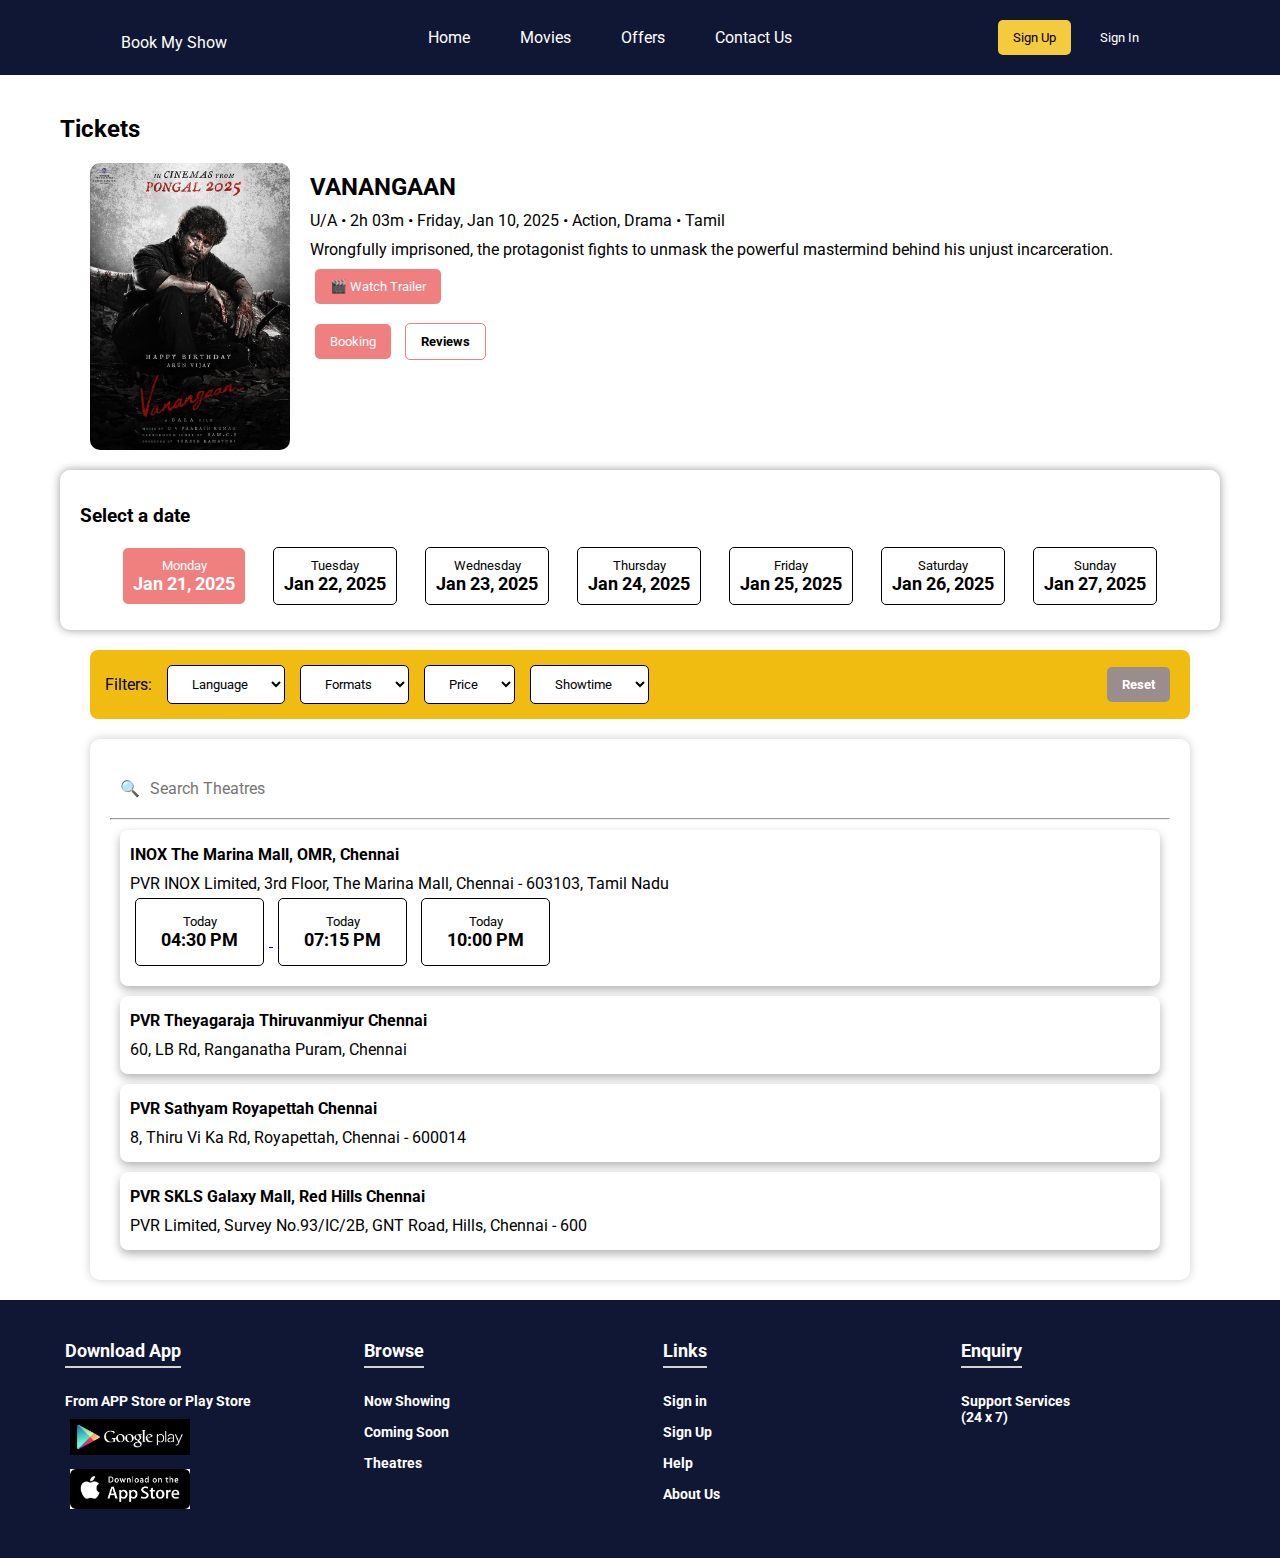
<file: index.html>
<!DOCTYPE html>
<html lang="en">
  <head>
    <meta charset="UTF-8" />
    <meta name="viewport" content="width=device-width, initial-scale=1.0" />
    <link
      href="https://fonts.googleapis.com/css?family=Roboto:100,200,300,regular,500,600,700,800,900,100italic,200italic,300italic,italic,500italic,600italic,700italic,800italic,900italic"
      rel="stylesheet"
    />
    <link rel="stylesheet" href="movieTicketBooking.css" />
    <title>Movie Ticket Booking</title>
  </head>
  <body>
    <header id="header">
      <p>Book My Show</p>
      <li>
        <a href="#">Home</a>
        <a href="#">Movies</a>
        <a href="#">Offers</a>
        <a href="#">Contact Us</a>
      </li>
      <div>
        <button class="signup">Sign Up</button>
        <button class="signin">Sign In</button>
      </div>
    </header>

    <main>
      <div class="ticket">
        <h2>Tickets</h2>
      </div>
      <section class="movie-details">
        <img src="images/vanangan.jpg" alt="Vanangaan Movie Poster" />
        <div class="movie-info">
          <h2>VANANGAAN</h2>
          <p>U/A • 2h 03m • Friday, Jan 10, 2025 • Action, Drama • Tamil</p>
          <p>
            Wrongfully imprisoned, the protagonist fights to unmask the powerful
            mastermind behind his unjust incarceration.
          </p>
          <div>
            <button class="watch-trailer">🎬 Watch Trailer</button> 
          </div>
          <button class="booking">Booking</button>
          <button class="reviews">Reviews</button>
        </div>
      </section>

      <div class="container">
        <section class="date-selection">
          <div class="dates">
            <div class="selectdate">
              <h3>Select a date</h3>
            </div>
            <button class="selected">Monday<br /><span>Jan 21, 2025</span></button>
            <button>Tuesday<br /><span>Jan 22, 2025</span></button>
            <button>Wednesday<br /><span>Jan 23, 2025</span></button>
            <button>Thursday<br /><span>Jan 24, 2025</span></button>
            <button>Friday<br /><span>Jan 25, 2025</span></button>
            <button>Saturday<br /><span>Jan 26, 2025</span></button>
            <button>Sunday<br /><span>Jan 27, 2025</span></button>
          </div>
        </section>

        <section class="filters">
          <div class="filter-options">
            <label for="language">Filters:</label>
            <select id="language">
              <option>Language</option>
              <option>Tamil</option>
              <option>English</option>
            </select>
            <select>
              <option>Formats</option>
              <option>3D</option>
              <option>2D</option>
            </select>
            <select>
              <option>Price</option>
              <option>₹150</option>
              <option>₹220</option>

            </select>
            <select>
              <option>Showtime</option>
              <option>10:00 AM</option>
              <option>02:00 PM</option>
              <option>06:00 PM</option>
              <option>10:00 PM</option>
            </select>
          </div>
          <button class="reset">Reset</button>
        </section>

        <section class="theatres">
          <div class="search-bar">
            <input type="text" placeholder="Search Theatres" />
          </div>
          <hr />
          <div class="theatre-list">
            <div class="theatre">
              <h4>INOX The Marina Mall, OMR, Chennai</h4>
              <p>
                PVR INOX Limited, 3rd Floor, The Marina Mall, Chennai - 603103,
                Tamil Nadu
              </p>
              <div class="showtimes">
                <a href="Seatbooking.html">
                  <button>Today<br /><span>04:30 PM</span></button>
                </a>                
                <button>Today<br /><span>07:15 PM</span></button>
                <button>Today<br /><span>10:00 PM</span></button>
              </div>
            </div>
            <div class="theatre">
              <h4>PVR Theyagaraja Thiruvanmiyur Chennai</h4>
              <p>60, LB Rd, Ranganatha Puram, Chennai</p>
            </div>
            <div class="theatre">
              <h4>PVR Sathyam Royapettah Chennai</h4>
              <p>8, Thiru Vi Ka Rd, Royapettah, Chennai - 600014</p>
            </div>
            <div class="theatre">
              <h4>PVR SKLS Galaxy Mall, Red Hills Chennai</h4>
              <p>
                PVR Limited, Survey No.93/IC/2B, GNT Road, Hills, Chennai - 600
              </p>
            </div>
          </div>
        </section>
      </div>
    </main>

    <footer>
      <div class="footer-content">
        <div class="download-app">
          <h4>Download App</h4>
          <p>From APP Store or Play Store</p>
          <img src="images/playstore.jpeg" alt="Google Play" /><br />
          <img src="images/appstore.png" alt="App Store" />
        </div>
        <div class="browse">
          <h4>Browse</h4>
          <p>Now Showing</p>
          <p>Coming Soon</p>
          <p>Theatres</p>
        </div>
        <div class="links">
          <h4>Links</h4>
          <p>Sign in</p>
          <p>Sign Up</p>
          <p>Help</p>
          <p>About Us</p>
        </div>
        <div class="enquiry">
          <h4>Enquiry</h4>
          <p>Support Services <br />(24 x 7)</p>
        </div>
      </div>
    </footer>
  </body>
</html>
</file>
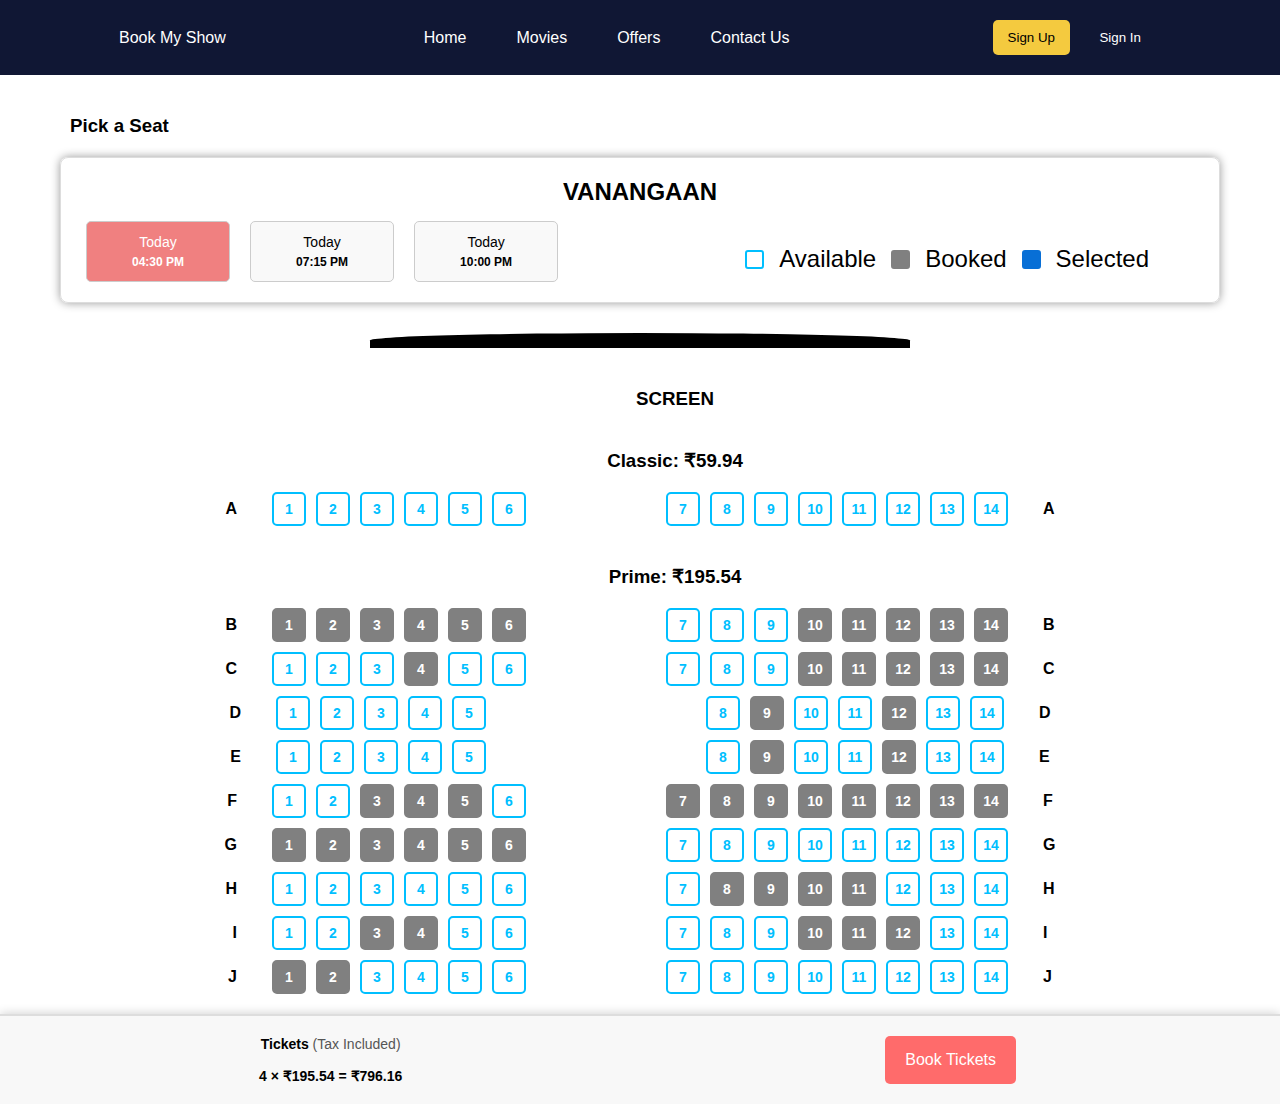
<file: Seatbooking.html>
<!DOCTYPE html>
<html lang="en">
<head>
    <meta charset="UTF-8">
    <meta name="viewport" content="width=device-width, initial-scale=1.0">
    <title>Seat Booking</title>
    <link rel="stylesheet" href="Seatbooking.css">
</head>
<body>
    <header id="header">
        <p>Book My Show</p>
        <li>
          <a href="#">Home</a>
          <a href="#">Movies</a>
          <a href="#">Offers</a>
          <a href="#">Contact Us</a>
        </li>
        <div>
          <button class="signup">Sign Up</button>
          <button class="signin">Sign In</button>
        </div>
    </header>

    <main>
        <h3>Pick a Seat</h3>
        <section class="seat-timing">
            <div>
                <h2>VANANGAAN</h2>
                <div class="timing-section">
                    <!-- Left Side: Timing Buttons -->
                    <div class="timing-buttons">
                        <button class="selected">Today<br /><span>04:30 PM</span></button>
                        <button>Today<br /><span>07:15 PM</span></button>
                        <button>Today<br /><span>10:00 PM</span></button>
                    </div>
                    
                    <!-- Right Side: Seat Status -->
                    <div class="booking-slot">
                        <span class="seat-box available"></span> Available
                        <span class="seat-box booked"></span> Booked
                        <span class="seat-box selected"></span> Selected
                    </div>
                </div>
            </div>
        </section>
        
        <section class="screen">
            <h3>SCREEN</h3>
            <!-- Classic Section -->
            <div class="seat-container">
                <h3>Classic: ₹59.94</h3>
                <div class="seat-row classic">
                    <span class="row-label">A</span> 
                    <div class="left-seats">
                        <span class="seat available">1</span>
                        <span class="seat available">2</span>
                        <span class="seat available">3</span>
                        <span class="seat available">4</span>
                        <span class="seat available">5</span>
                        <span class="seat available">6</span>
                    </div>
                    <div class="seat-gap"></div>
                    <div class="right-seats">
                        <span class="seat available">7</span>
                        <span class="seat available">8</span>
                        <span class="seat available">9</span>
                        <span class="seat available">10</span>
                        <span class="seat available">11</span>
                        <span class="seat available">12</span>
                        <span class="seat available">13</span>
                        <span class="seat available">14</span>
                    </div>
                    <span class="row-label">A</span> 
                </div>
            </div>

            <!-- Prime Section -->
            <div class="seat-container">
                <h3>Prime: ₹195.54</h3>
                <div class="seat-row prime">
                    <span class="row-label">B</span> 
                    <div class="left-seats">
                        <span class="seat booked">1</span>
                        <span class="seat booked">2</span>
                        <span class="seat booked">3</span>
                        <span class="seat booked">4</span>
                        <span class="seat booked">5</span>
                        <span class="seat booked">6</span>
                    </div>
                    <div class="seat-gap"></div>
                    <div class="right-seats">
                        <span class="seat available">7</span>
                        <span class="seat available">8</span>
                        <span class="seat available">9</span>
                        <span class="seat booked">10</span>
                        <span class="seat booked">11</span>
                        <span class="seat booked">12</span>
                        <span class="seat booked">13</span>
                        <span class="seat booked">14</span>
                    </div>
                    <span class="row-label">B</span> 
                </div>

                <div class="seat-row prime">
                    <span class="row-label">C</span> 
                    <div class="left-seats">
                        <span class="seat available">1</span>
                        <span class="seat available">2</span>
                        <span class="seat available">3</span>
                        <span class="seat booked">4</span>
                        <span class="seat available">5</span>
                        <span class="seat available">6</span>
                    </div>
                    <div class="seat-gap"></div>
                    <div class="right-seats">
                        <span class="seat available">7</span>
                        <span class="seat available">8</span>
                        <span class="seat available">9</span>
                        <span class="seat booked">10</span>
                        <span class="seat booked">11</span>
                        <span class="seat booked">12</span>
                        <span class="seat booked">13</span>
                        <span class="seat booked">14</span>
                    </div>
                    <span class="row-label">C</span> 
                </div>

                <div class="seat-row prime">
                    <span class="row-label">D</span> 
                    <div class="left-seats">
                        <span class="seat available">1</span>
                        <span class="seat available">2</span>
                        <span class="seat available">3</span>
                        <span class="seat available">4</span>
                        <span class="seat available">5</span>
                        <span class="seat hidden">6</span>
                    </div>
                    <div class="seat-gap"></div>
                    <div class="right-seats">
                        <span class="seat hidden">7</span>
                        <span class="seat available">8</span>
                        <span class="seat booked">9</span>
                        <span class="seat available">10</span>
                        <span class="seat available">11</span>
                        <span class="seat booked">12</span>
                        <span class="seat available">13</span>
                        <span class="seat available">14</span>
                    </div>
                    <span class="row-label">D</span> 
                </div>

                <div class="seat-row prime">
                    <span class="row-label">E</span> 
                    <div class="left-seats">
                        <span class="seat available">1</span>
                        <span class="seat available">2</span>
                        <span class="seat available">3</span>
                        <span class="seat available">4</span>
                        <span class="seat available">5</span>
                        <span class="seat hidden">6</span>
                    </div>
                    <div class="seat-gap"></div>
                    <div class="right-seats">
                        <span class="seat hidden">7</span>
                        <span class="seat available">8</span>
                        <span class="seat booked">9</span>
                        <span class="seat available">10</span>
                        <span class="seat available">11</span>
                        <span class="seat booked">12</span>
                        <span class="seat available">13</span>
                        <span class="seat available">14</span>
                    </div>
                    <span class="row-label">E</span> 
                </div>

                <div class="seat-row prime">
                    <span class="row-label">F</span> 
                    <div class="left-seats">
                        <span class="seat available">1</span>
                        <span class="seat available">2</span>
                        <span class="seat booked">3</span>
                        <span class="seat booked">4</span>
                        <span class="seat booked">5</span>
                        <span class="seat available">6</span>
                    </div>
                    <div class="seat-gap"></div>
                    <div class="right-seats">
                        <span class="seat booked">7</span>
                        <span class="seat booked">8</span>
                        <span class="seat booked">9</span>
                        <span class="seat booked">10</span>
                        <span class="seat booked">11</span>
                        <span class="seat booked">12</span>
                        <span class="seat booked">13</span>
                        <span class="seat booked">14</span>
                    </div>
                    <span class="row-label">F</span> 
                </div>

                <div class="seat-row prime">
                    <span class="row-label">G</span> 
                    <div class="left-seats">
                        <span class="seat booked">1</span>
                        <span class="seat booked">2</span>
                        <span class="seat booked">3</span>
                        <span class="seat booked">4</span>
                        <span class="seat booked">5</span>
                        <span class="seat booked">6</span>
                    </div>
                    <div class="seat-gap"></div>
                    <div class="right-seats">
                        <span class="seat available">7</span>
                        <span class="seat available">8</span>
                        <span class="seat available">9</span>
                        <span class="seat available">10</span>
                        <span class="seat available">11</span>
                        <span class="seat available">12</span>
                        <span class="seat available">13</span>
                        <span class="seat available">14</span>
                    </div>
                    <span class="row-label">G</span> 
                </div>

                <div class="seat-row prime">
                    <span class="row-label">H</span> 
                    <div class="left-seats">
                        <span class="seat available">1</span>
                        <span class="seat available">2</span>
                        <span class="seat available">3</span>
                        <span class="seat available">4</span>
                        <span class="seat available">5</span>
                        <span class="seat available">6</span>
                    </div>
                    <div class="seat-gap"></div>
                    <div class="right-seats">
                        <span class="seat available">7</span>
                        <span class="seat booked">8</span>
                        <span class="seat booked">9</span>
                        <span class="seat booked">10</span>
                        <span class="seat booked">11</span>
                        <span class="seat available">12</span>
                        <span class="seat available">13</span>
                        <span class="seat available">14</span>
                    </div>
                    <span class="row-label">H</span> 
                </div>

                <div class="seat-row prime">
                    <span class="row-label">I</span> 
                    <div class="left-seats">
                        <span class="seat available">1</span>
                        <span class="seat available">2</span>
                        <span class="seat booked">3</span>
                        <span class="seat booked">4</span>
                        <span class="seat available">5</span>
                        <span class="seat available">6</span>
                    </div>
                    <div class="seat-gap"></div>
                    <div class="right-seats">
                        <span class="seat available">7</span>
                        <span class="seat available">8</span>
                        <span class="seat available">9</span>
                        <span class="seat booked">10</span>
                        <span class="seat booked">11</span>
                        <span class="seat booked">12</span>
                        <span class="seat available">13</span>
                        <span class="seat available">14</span>
                    </div>
                    <span class="row-label">I</span> 
                </div>

                <div class="seat-row prime">
                    <span class="row-label">J</span> 
                    <div class="left-seats">
                        <span class="seat booked">1</span>
                        <span class="seat booked">2</span>
                        <span class="seat available">3</span>
                        <span class="seat available">4</span>
                        <span class="seat available">5</span>
                        <span class="seat available">6</span>
                    </div>
                    <div class="seat-gap"></div>
                    <div class="right-seats">
                        <span class="seat available">7</span>
                        <span class="seat available">8</span>
                        <span class="seat available">9</span>
                        <span class="seat available">10</span>
                        <span class="seat available">11</span>
                        <span class="seat available">12</span>
                        <span class="seat available">13</span>
                        <span class="seat available">14</span>
                    </div>
                    <span class="row-label">J</span> 
                </div>
            </div>
        </section>
    </main>

    <footer>
        <p><span>Tickets</span> (Tax Included) <br><br> <span>4 × ₹195.54 = ₹796.16</span></p>
        <button> Book Tickets</button>
    </footer>
    
</body>
</html>
</file>
<file: movieTicketBooking.css>
*{
    margin: 0;
    padding: 0;
    box-sizing: border-box;
    max-width: 100%;
    font-family: 'roboto', Arial, sans-serif;
}
body {
    margin: 0;
    padding: 0;
    overflow-x: hidden;
    width: 100%;
}
#header {
    display: flex;
    justify-content: space-around;
    align-items: center;
    background-color:#101734;;
    padding: 20px;
    color: white;
    
}

li{
    list-style: none;
    display: flex;
    justify-content: center;
    align-items: center;
    gap: 50px;
}
 li a {
    text-decoration: none;
    color: white;
}

 button {
    background: transparent;
    border: none;
    border-radius: 5px;
    color: white;
    padding: 10px 15px;
    margin: 0 5px;
    cursor: pointer;
}
.signup{
    background-color: rgb(244, 202, 63);
    color: black;
}
.ticket{
    padding-top: 40px;
    margin: 0 60px;
}
.movie-details {
    display: flex;
    padding: 20px;
    background: white;
    border-radius: 10px;
}

.movie-details h2, p{
    padding-top: 10px;
}
.movie-details img {
    width: 200px;
    border-radius: 10px;
    margin-left: 30px;
}
.movie-info {
    margin-left: 20px;
}
.movie-info .watch-trailer, .booking {
    background: lightcoral;
    border: none;
    color: white;
    padding: 10px 15px;
    margin: 10px 5px;
    cursor: pointer;
}
.movie-info .reviews{
      border: 1px solid lightcoral;
      color: black;
      font-weight: bold;
}

.container {
    display: flex;
    flex-direction: column;
    gap: 20px;
}

.date-selection {
    text-align: center;
    background: white;
    padding: 20px;
    margin: 0px 60px;
    border-radius: 10px;
    box-shadow: 0px 0px 10px rgba(0,0,0,0.4);
}
.dates .selectdate{
    text-align: left;
    padding: 15px 0;
}
.dates button {
    background: white;
    border: 1px solid black;
    color: black;
    padding: 10px;
    margin: 5px 12px;
    cursor: pointer;
}
.dates button span{
    font-size: 18px;
    font-weight: bold;
}
.dates .selected {
    background: lightcoral;
    color: white;
    border: none;
}
.filters {
    display: flex;
    align-items: center;
    justify-content: space-between; 
    padding: 15px;
    background: rgb(240, 188, 18);
    border-radius: 8px;
    width: 88%;
    margin: 100px;
}

.filter-options {
    display: flex;
    justify-content: center;
    align-items: center;
    gap: 15px; 
}

.filters select {
    padding: 10px 20px;
    text-align: left;
    border: 1px solid black;
    border-radius: 5px;
    background: white;
    cursor: pointer;
}

.reset {
    background: rgb(155, 141, 141);
    color: white;
    font-weight: bold;
    border: none;
    padding: 10px 15px;
    border-radius: 5px;
    cursor: pointer;
}

.theatres {
    background: white;
    padding: 20px;
    margin: 20px;
    border-radius: 10px;
    width: 88%;
    box-shadow: 0px 0px 10px rgba(0, 0, 0, 0.2);
}

.theatres .search-bar {
    padding: 10px;
    display: flex;
    justify-content: center;
    align-items: center;
    text-decoration: none;
}

.theatres .search-bar::before{
    content: "🔍";
}

.theatres .search-bar input {
    all: unset; 
    width: 100%; 
    padding: 10px; 
    border-radius: 5px; 
    background: white; 
}

.theatre-list {
    display: flex;
    flex-direction: column;
    gap: 10px; 
    padding: 10px 10px;
}

.theatre-list .theatre {
    background: white;
    padding: 15px 10px;
    border-radius: 8px; 
    box-shadow: 0px 4px 10px rgba(0, 0, 0, 0.3); 
    transition: transform 0.3s ease-in-out, box-shadow 0.3s ease-in-out;
}

/* .theatre-list .theatre:hover {
    transform: scale(1.02);
    box-shadow: 0px 6px 12px rgba(0, 0, 0, 0.2);
} */

.showtimes button {
    color: black;
    border: 1px solid black;
    padding: 15px 25px;
    margin: 5px;
    cursor: pointer;
    border-radius: 5px; 
    transition: background 0.2s ease-in-out;
}

.showtimes button span{
    font-size: 18px;
    font-weight: bold;
}

.showtimes button:hover {
    background: lightcoral;
}

footer {
    background: #101734;
    color: white;
    padding: 20px;
    margin-top: 20px;
}

.footer-content {
    display: flex;
    justify-content: space-evenly;
    align-items: start;
    flex-wrap: wrap; 
    gap: 20px;
    padding: 20px;
    margin-left: 25px;
}

.footer-content div {
    flex: 1;
    min-width: 200px; 
}

.footer-content h4 {
    font-size: 18px;
    margin-bottom: 10px;
    border-bottom: 2px solid lightgray;
    display: inline-block;
    padding-bottom: 5px;
}

.footer-content p {
    font-size: 14px;
    font-weight: bold;
    margin: 5px 0;
}

.download-app img {
    width: 120px;
    margin: 5px;
    cursor: pointer;
}

@media (max-width: 768px) {
    #header {
        flex-direction: column;
        text-align: center;
        padding: 15px;
    }
    li {
        flex-direction: column;
        gap: 15px;
    }
    .ticket {
        margin: 0 20px;
        padding-top: 20px;
    }
    .movie-details {
        flex-direction: column;
        align-items: center;
        text-align: center;
    }
    .movie-info {
        margin-left: 0;
    }
    .filters {
        flex-direction: column;
        margin-left: 20px;
        margin-right: 20px;
        align-items: center;
        text-align: center;
        width: 95%;
    }
    .filter-options {
        flex-direction: column;
        align-items: stretch;
        gap: 10px;
    }
    .filters .reset{
        margin-left: 10px;
        margin-top: 10px;
    }
    .date-selection {
        margin: 0px 20px;
        padding: 15px;
    }
    .dates button {
        padding: 8px;
        margin: 5px;
    }
    .theatres {
        width: 95%;
        margin: 10px auto;
        padding: 15px;
    }
    .theatre-list {
        padding: 5px;
    }
    .showtimes button {
        padding: 10px 20px;
    }
    .footer-content {
        flex-direction: column;
        align-items: center;
        text-align: center;
    }
}


@media (max-width: 1024px) {
    #header {
        justify-content: space-between;
        padding: 15px;
    }
    li {
        gap: 30px;
    }
    .movie-details {
        padding: 15px;
        margin: 1px 30px;
    }
    .filters {
        width: auto;
        margin-top: 10px;
        margin-bottom: 10px;
    }
    .filters .reset{
        margin-left: 10px;
        margin-right: 10px;
    }
    .theatres {
        width: 95%;
    }
}

@media (min-width: 1025px) {
    .movie-details {
        max-width: 1200px;
        margin: auto;
    }
    .filters {
        max-width: 1100px;
        margin: auto;
    }
    .theatres {
        max-width: 1100px;
        margin: auto;
    }
}
</file>
<file: Seatbooking.css>
* {
    margin: 0;
    padding: 0;
    font-family: 'Roboto', Arial, sans-serif;
}

body {
    margin: 0;
    padding: 0;
    background-color: white;
    color: white;
}

#header {
    display: flex;
    justify-content: space-around;
    align-items: center;
    background-color: #101734;
    padding: 20px;
    color: white;
}

.signin{
    color: white;
}

li {
    list-style: none;
    display: flex;
    gap: 50px;
}

li a {
    text-decoration: none;
    color: white;
}

button {
    background: transparent;
    border: none;
    border-radius: 5px;
    color: black;
    padding: 10px 15px;
    margin: 0 5px;
    cursor: pointer;
}

.signup {
    background-color: rgb(244, 202, 63);
    color: black;
}

h3{
    color: black;
    margin-top: 40px;
    margin-left: 70px;
}

.seat-timing {
    margin: 20px 60px;
    padding: 20px;
    border: 1px solid #ddd;
    border-radius: 8px;
    font-family: sans-serif;
    box-shadow: 0px 0px 10px rgba(0, 0, 0, 0.4);
}

.seat-timing h2 {
    margin-bottom: 15px;
    text-align: center;
    color: black;
}

.timing-section {
    display: flex;
    flex-wrap: wrap;
    justify-content: space-between;
    align-items: center;
}

.timing-buttons {
    display: flex;
    flex-wrap: wrap;
    gap: 10px;
}

.timing-buttons button {
    padding: 12px 45px;
    font-size: 14px;
    border: 1px solid #ccc;
    border-radius: 5px;
    background-color: #f9f9f9;
    cursor: pointer;
    text-align: center;
    white-space: nowrap; 
}

.timing-buttons button.selected {
    background-color: lightcoral;
    color: white;
}

.timing-buttons button span {
    display: block;
    margin-top: 5px;
    font-size: 12px;
    font-weight: bold;
}

.booking-slot {
    display: flex;
    flex-wrap: wrap;
    gap: 15px;
    color: black;
    align-items: center;
    justify-content: center; 
    margin-top: 15px;
    margin-right: 50px;
    font-size: x-large;
}

.seat-box {
    display: inline-block;
    width: 15px;
    height: 15px;
    border-radius: 3px;
}

.seat-box.available {
    background-color: white;
}

.seat-box.booked {
    background-color: grey;
}

.seat-box.selected {
    background-color: rgb(19, 85, 177);
}


.screen {
    text-align: center;
    margin: 10px auto;
    max-width: 600px;
}


.screen::before {
    content: "";
    display: block;
    width: 90%;
    height: 15px;
    background: black;
    margin: 30px auto;
    border-radius: 50% 50% 0 0;
}


.seat-container {
    text-align: center;
    margin-top: 20px;
}

.classic {
    display: flex;
    justify-content: center;
    align-items: center;
    gap: 20px; 
}
.prime {
    display: flex;
    justify-content: center;
    align-items: center;
    gap: 20px; 
    padding-bottom: 10px;
}

.left-seats,
.right-seats {
    display: flex;
    gap: 10px;
}

.seat-container h3{
    text-align: center;
    color: black;
    padding-bottom: 20px;
}

.seat-gap {
    margin-left: 100px; 
}

.row-label {
    font-size: 16px;
    font-weight: bold;
    color: white;
    margin: 0 15px;
}

.seat {
    width: 30px;
    height: 30px;
    display: flex;
    align-items: center;
    justify-content: center;
    border-radius: 5px;
    font-size: 14px;
    cursor: pointer;
    font-weight: bold;
}

.row-label {
    font-size: 16px;
    font-weight: bold;
    color: black;
    margin: 0 15px;
}

.available {
    border: 2px solid #00BFFF;
    color: #00BFFF;
}
.hidden{
    visibility: hidden;
}
.booked {
    background-color: grey;
    border: 2px solid grey;
    color: white;
    cursor: not-allowed;
}

.booking-slot .selected{
    background-color: rgb(8, 111, 214);
    border: 2px solid rgb(8, 111, 214);
}

footer{
    display: flex;
    justify-content: space-around;
    background: #f8f8f8; 
    padding: 20px; 
    text-align: center; 
    border-top: 2px solid #ddd;
    box-shadow: 0px 0px 10px rgba(0, 0, 0, 0.2);
}
footer span{
    color: black;
    font-size: 14px;
    font-weight: bold;
}

footer p{
    font-size: 14px; 
    color: #555;
}
footer button{
    background: #ff6b6b; 
    color: white; 
    border: none; 
    padding: 10px 20px; 
    font-size: 16px; 
    cursor: pointer; 
    border-radius: 5px;
}


@media (max-width: 1024px) {
    #header {
        flex-direction: column;
        text-align: center;
    }

    li {
        flex-direction: column;
        gap: 10px;
    }

    .seat-container {
        padding: 10px;
    }

    .seat-row {
        flex-wrap: wrap;
        justify-content: center;
    }

    .seat {
        width: 25px;
        height: 25px;
        font-size: 12px;
    }

    .seat-gap {
        margin-left: 50px;
    }
}


@media (max-width: 768px) {
    h3 {
        font-size: 16px;
        margin-left: 20px;
    }

    .seat-timing {
        margin: 10px;
        padding: 15px;
    }

    .timing-buttons button {
        padding: 10px 20px;
        font-size: 12px;
    }

    .booking-slot {
        flex-direction: column;
        align-items: center;
        gap: 5px;
    }

    .timing-section {
        flex-direction: column;
        align-items: center;
    }

    .seat {
        width: 20px;
        height: 20px;
        font-size: 10px;
    }

    .screen h3 {
        font-size: 14px;
    }

    .seat-container h3 {
        font-size: 14px;
    }

    .seat-gap {
        margin-left: 20px;
    }

    footer {
        flex-direction: column;
        text-align: center;
        padding: 15px;
    }

}
@media (max-width: 480px) {
    #header {
        flex-direction: column;
        text-align: center;
        padding: 15px;
    }

    li {
        flex-direction: column;
        gap: 5px;
    }

    .seat {
        width: 18px;
        height: 18px;
        font-size: 9px;
    }

    .timing-buttons button {
        padding: 8px 15px;
        font-size: 10px;
    }

    .seat-gap {
        margin-left: 10px;
    }
}
</file>
